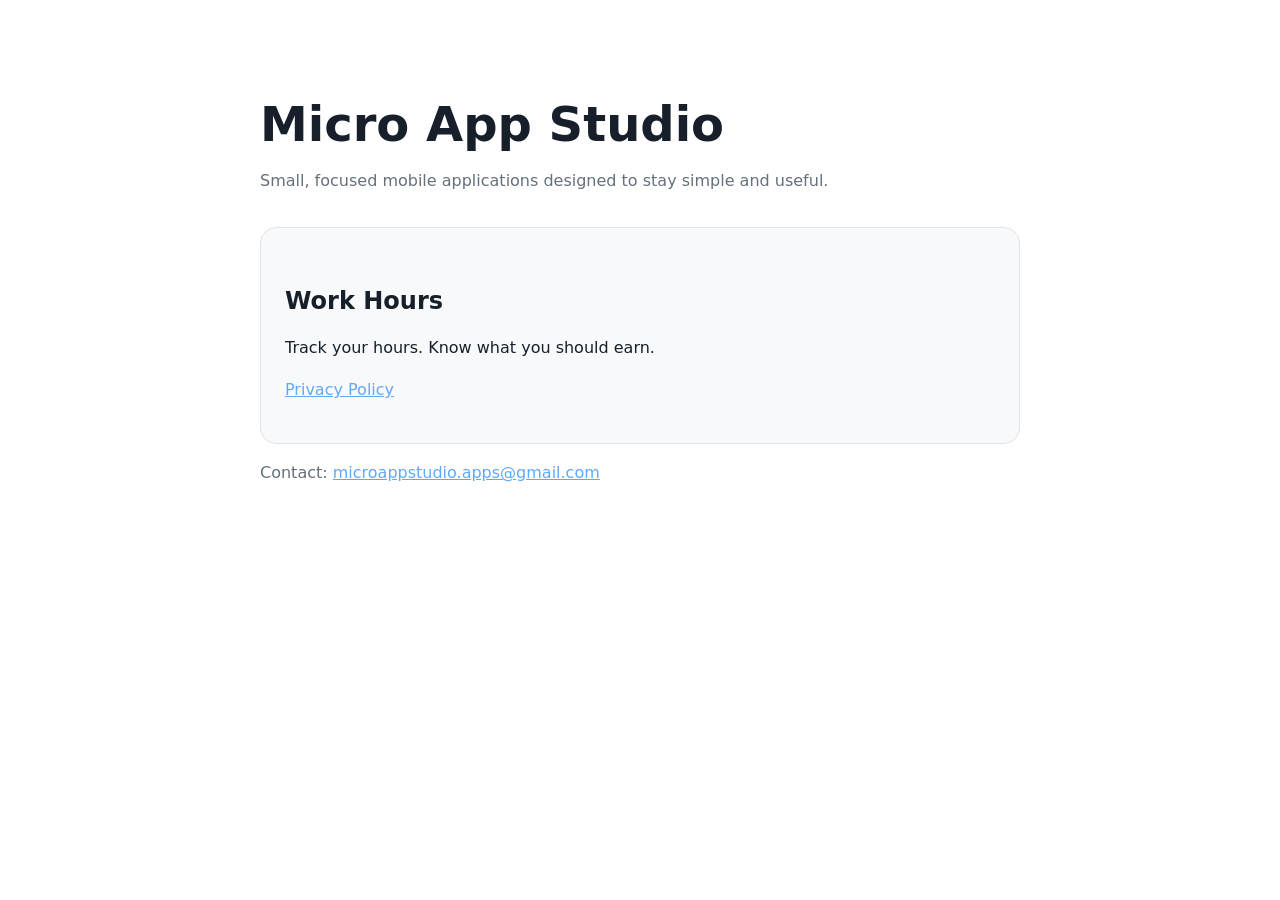
<file: index.html>
<!doctype html>
<html lang="en">
  <head>
    <meta charset="utf-8" />
    <meta name="viewport" content="width=device-width, initial-scale=1" />
    <meta name="description" content="Micro App Studio — small, focused mobile applications." />
    <title>Micro App Studio</title>
    <link rel="stylesheet" href="/styles.css" />
  </head>

  <body>
    <main>
      <h1>Micro App Studio</h1>

      <p class="muted">
        Small, focused mobile applications designed to stay simple and useful.
      </p>

      <section class="card">
        <h2>Work Hours</h2>

        <p>
          Track your hours. Know what you should earn.
        </p>

        <p>
          <a href="/work-hours/privacy/">Privacy Policy</a>
        </p>
      </section>

      <p class="muted">
        Contact:
        <a href="mailto:microappstudio.apps@gmail.com">
          microappstudio.apps@gmail.com
        </a>
      </p>
    </main>
  </body>
</html>
</file>
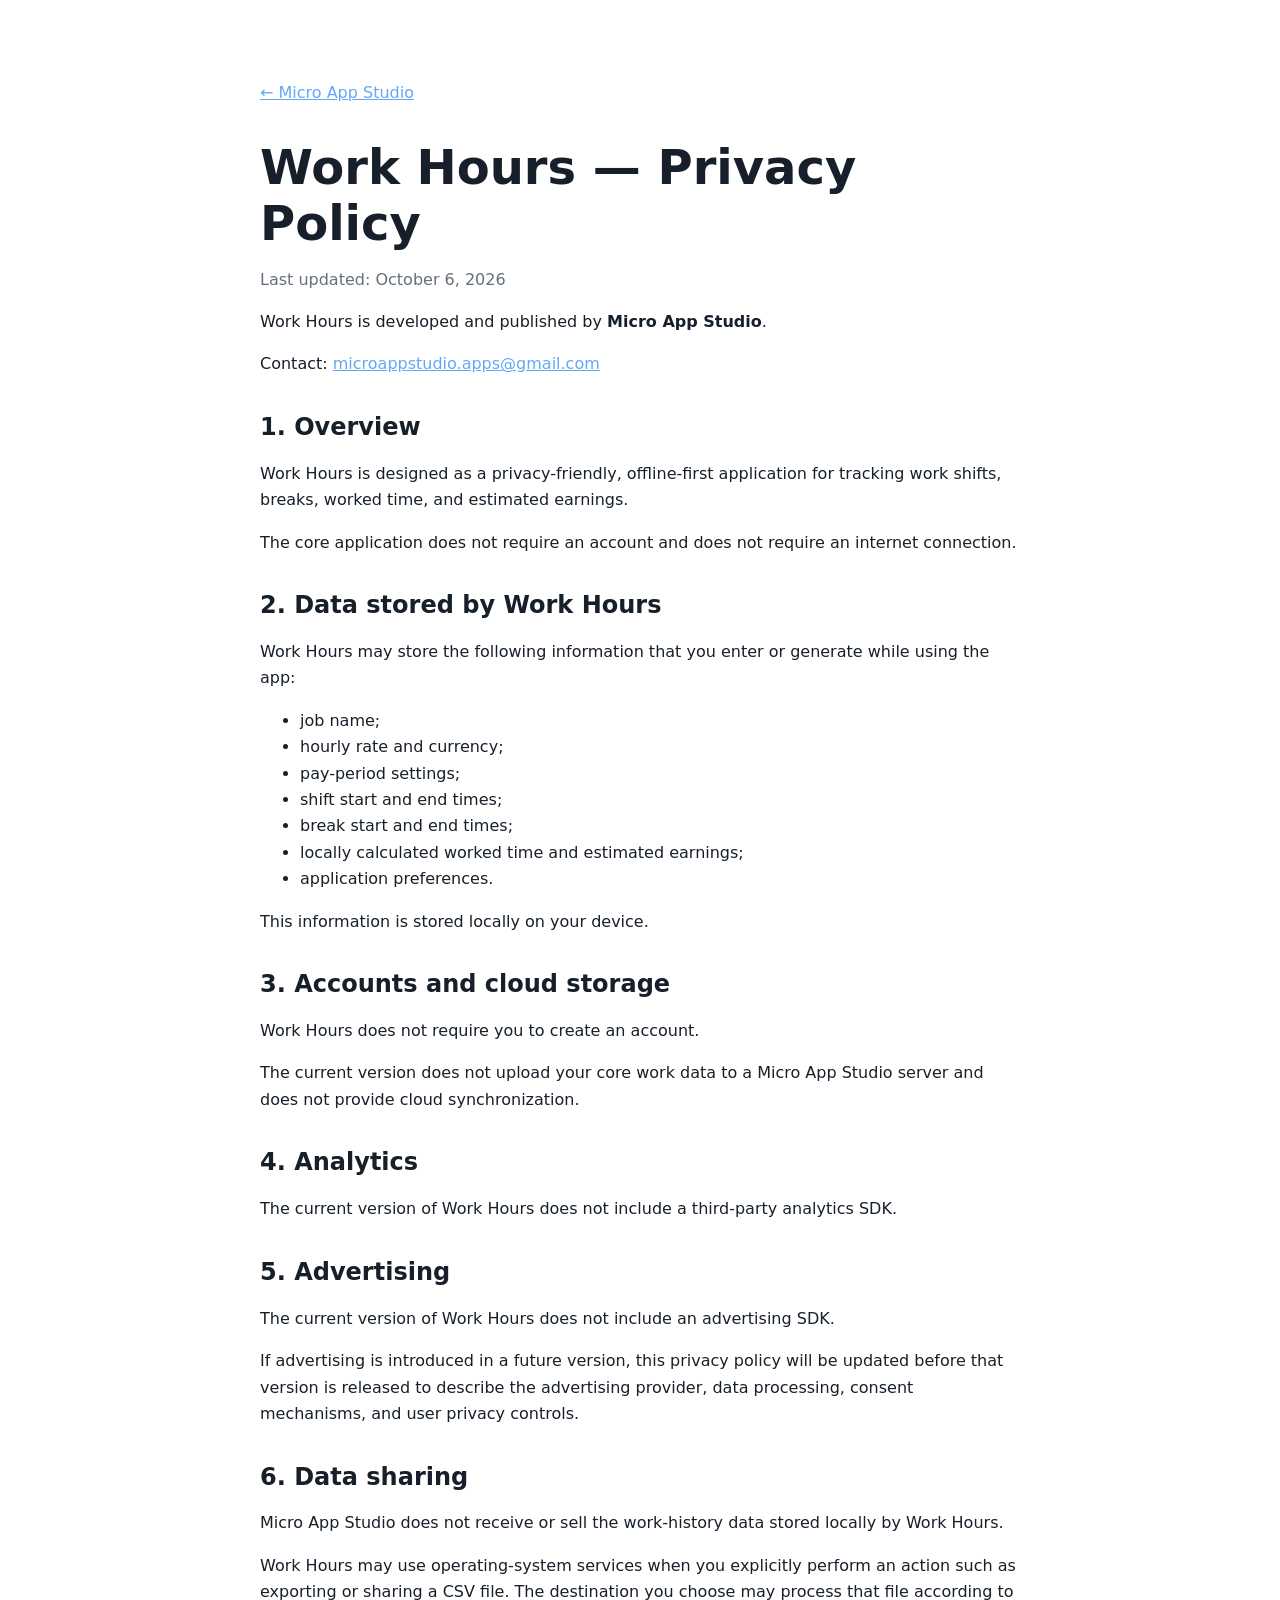
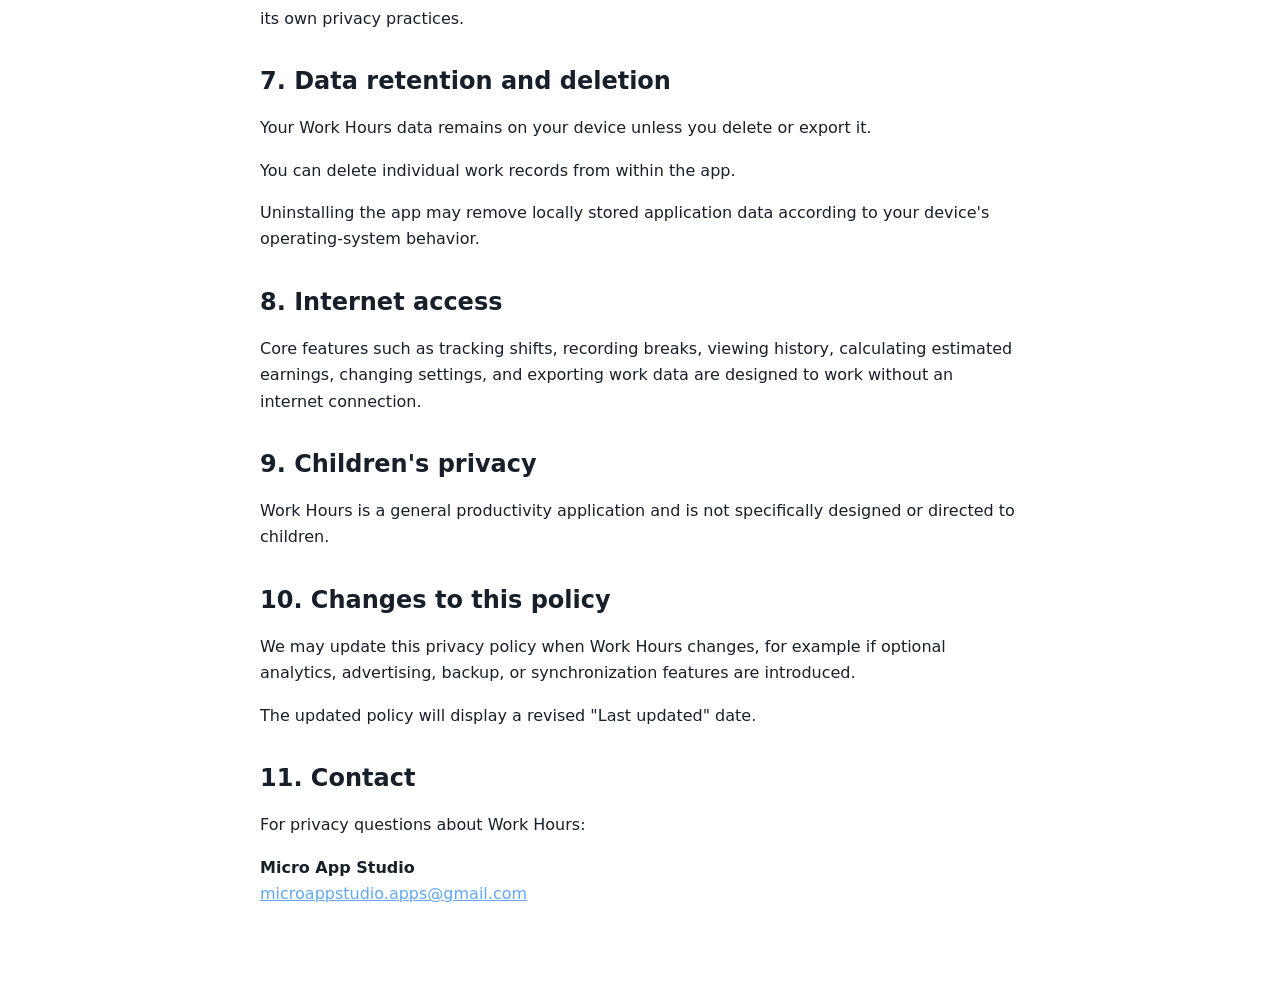
<file: work-hours/privacy/index.html>
<!doctype html>
<html lang="en">
  <head>
    <meta charset="utf-8" />
    <meta name="viewport" content="width=device-width, initial-scale=1" />
    <meta
      name="description"
      content="Privacy Policy for Work Hours by Micro App Studio."
    />
    <title>Work Hours — Privacy Policy</title>
    <link rel="stylesheet" href="/styles.css" />
  </head>

  <body>
    <main>
      <p><a href="/">← Micro App Studio</a></p>

      <h1>Work Hours — Privacy Policy</h1>

      <p class="muted">Last updated: October 6, 2026</p>

      <p>Work Hours is developed and published by <strong>Micro App Studio</strong>.</p>

      <p>
        Contact:
        <a href="mailto:microappstudio.apps@gmail.com">
          microappstudio.apps@gmail.com
        </a>
      </p>

      <h2>1. Overview</h2>

      <p>
        Work Hours is designed as a privacy-friendly, offline-first application
        for tracking work shifts, breaks, worked time, and estimated earnings.
      </p>

      <p>
        The core application does not require an account and does not require an
        internet connection.
      </p>

      <h2>2. Data stored by Work Hours</h2>

      <p>
        Work Hours may store the following information that you enter or generate
        while using the app:
      </p>

      <ul>
        <li>job name;</li>
        <li>hourly rate and currency;</li>
        <li>pay-period settings;</li>
        <li>shift start and end times;</li>
        <li>break start and end times;</li>
        <li>locally calculated worked time and estimated earnings;</li>
        <li>application preferences.</li>
      </ul>

      <p>This information is stored locally on your device.</p>

      <h2>3. Accounts and cloud storage</h2>

      <p>Work Hours does not require you to create an account.</p>

      <p>
        The current version does not upload your core work data to a Micro App
        Studio server and does not provide cloud synchronization.
      </p>

      <h2>4. Analytics</h2>

      <p>
        The current version of Work Hours does not include a third-party analytics
        SDK.
      </p>

      <h2>5. Advertising</h2>

      <p>
        The current version of Work Hours does not include an advertising SDK.
      </p>

      <p>
        If advertising is introduced in a future version, this privacy policy
        will be updated before that version is released to describe the
        advertising provider, data processing, consent mechanisms, and user
        privacy controls.
      </p>

      <h2>6. Data sharing</h2>

      <p>
        Micro App Studio does not receive or sell the work-history data stored
        locally by Work Hours.
      </p>

      <p>
        Work Hours may use operating-system services when you explicitly perform
        an action such as exporting or sharing a CSV file. The destination you
        choose may process that file according to its own privacy practices.
      </p>

      <h2>7. Data retention and deletion</h2>

      <p>
        Your Work Hours data remains on your device unless you delete or export it.
      </p>

      <p>You can delete individual work records from within the app.</p>

      <p>
        Uninstalling the app may remove locally stored application data according
        to your device's operating-system behavior.
      </p>

      <h2>8. Internet access</h2>

      <p>
        Core features such as tracking shifts, recording breaks, viewing history,
        calculating estimated earnings, changing settings, and exporting work
        data are designed to work without an internet connection.
      </p>

      <h2>9. Children's privacy</h2>

      <p>
        Work Hours is a general productivity application and is not specifically
        designed or directed to children.
      </p>

      <h2>10. Changes to this policy</h2>

      <p>
        We may update this privacy policy when Work Hours changes, for example if
        optional analytics, advertising, backup, or synchronization features are
        introduced.
      </p>

      <p>
        The updated policy will display a revised "Last updated" date.
      </p>

      <h2>11. Contact</h2>

      <p>For privacy questions about Work Hours:</p>

      <p>
        <strong>Micro App Studio</strong><br />
        <a href="mailto:microappstudio.apps@gmail.com">
          microappstudio.apps@gmail.com
        </a>
      </p>
    </main>
  </body>
</html>
</file>
<file: styles.css>
:root {
  color-scheme: light dark;
  font-family:
    Inter,
    system-ui,
    -apple-system,
    BlinkMacSystemFont,
    "Segoe UI",
    sans-serif;
}

body {
  margin: 0;
  background: #0f1419;
  color: #f5f7fa;
}

main {
  width: min(760px, calc(100% - 40px));
  margin: 0 auto;
  padding: 64px 0;
}

a {
  color: #62a8f7;
}

h1 {
  font-size: clamp(2rem, 7vw, 3rem);
  margin-bottom: 0.5rem;
}

h2 {
  margin-top: 2.2rem;
}

p,
li {
  line-height: 1.65;
}

.muted {
  color: #aeb7c2;
}

.card {
  margin-top: 32px;
  padding: 24px;
  border: 1px solid #303842;
  border-radius: 16px;
  background: #181e24;
}

@media (prefers-color-scheme: light) {
  body {
    background: #ffffff;
    color: #17202a;
  }

  .muted {
    color: #65707c;
  }

  .card {
    background: #f7f9fb;
    border-color: #dfe5eb;
  }
}
</file>
